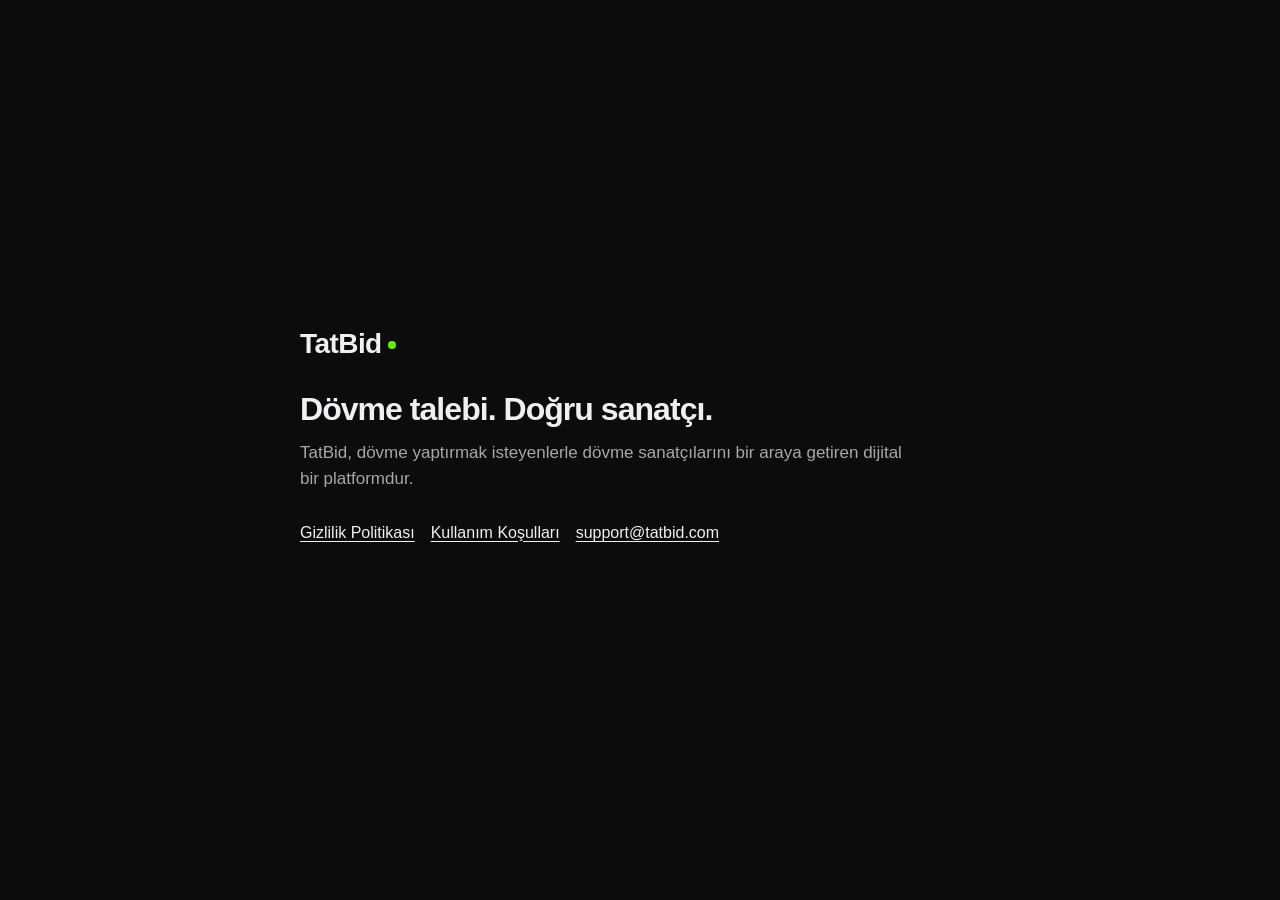
<file: index.html>
<!DOCTYPE html>
<html lang="tr">
  <head>
    <meta charset="utf-8" />
    <meta name="viewport" content="width=device-width, initial-scale=1" />
    <title>TatBid</title>
    <meta
      name="description"
      content="TatBid — dövme yaptırmak isteyenlerle dövme sanatçılarını bir araya getiren platform."
    />
    <link rel="stylesheet" href="/styles.css" />
  </head>
  <body>
    <main class="page page-home">
      <p class="brand">TatBid<span class="dot" aria-hidden="true"></span></p>
      <h1>Dövme talebi. Doğru sanatçı.</h1>
      <p class="lead">
        TatBid, dövme yaptırmak isteyenlerle dövme sanatçılarını bir araya getiren dijital bir
        platformdur.
      </p>
      <nav class="links">
        <a href="/gizlilik-politikasi/">Gizlilik Politikası</a>
        <a href="/kullanim-kosullari/">Kullanım Koşulları</a>
        <a href="mailto:support@tatbid.com">support@tatbid.com</a>
      </nav>
    </main>
  </body>
</html>
</file>
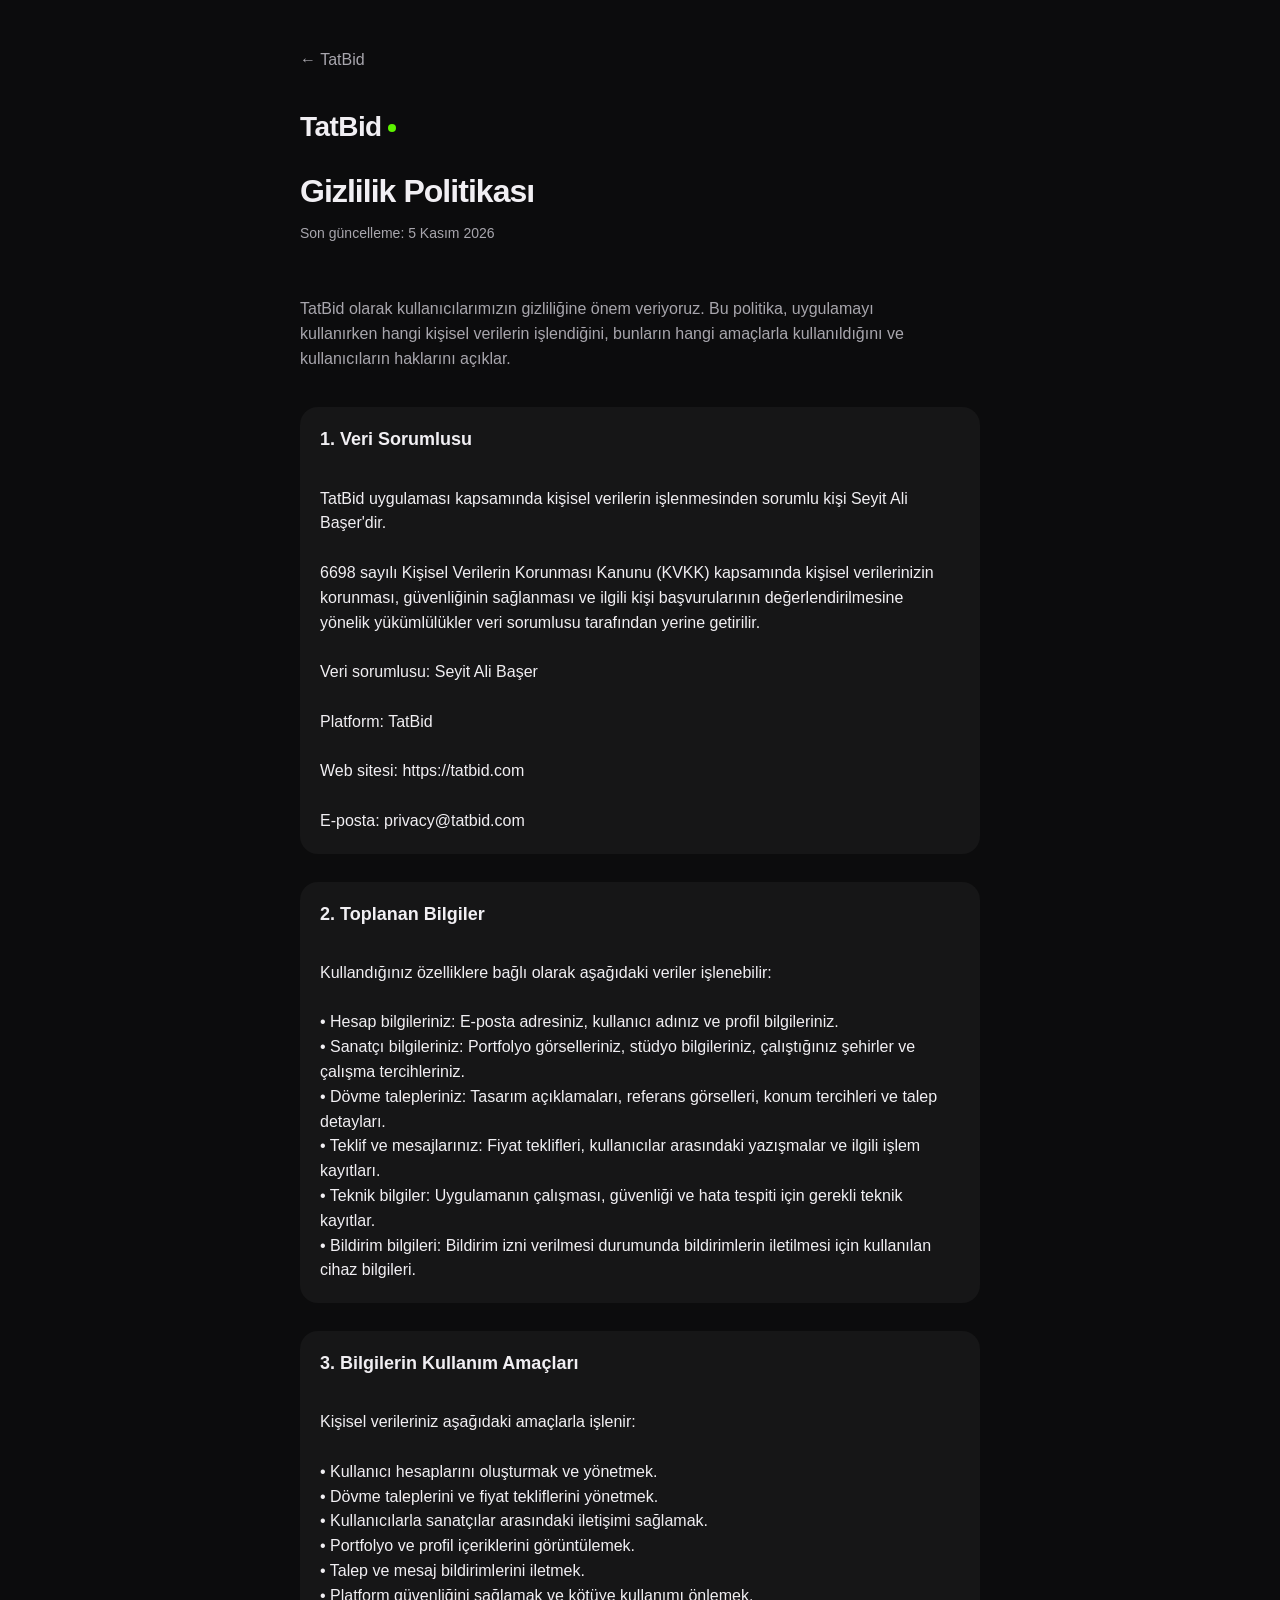
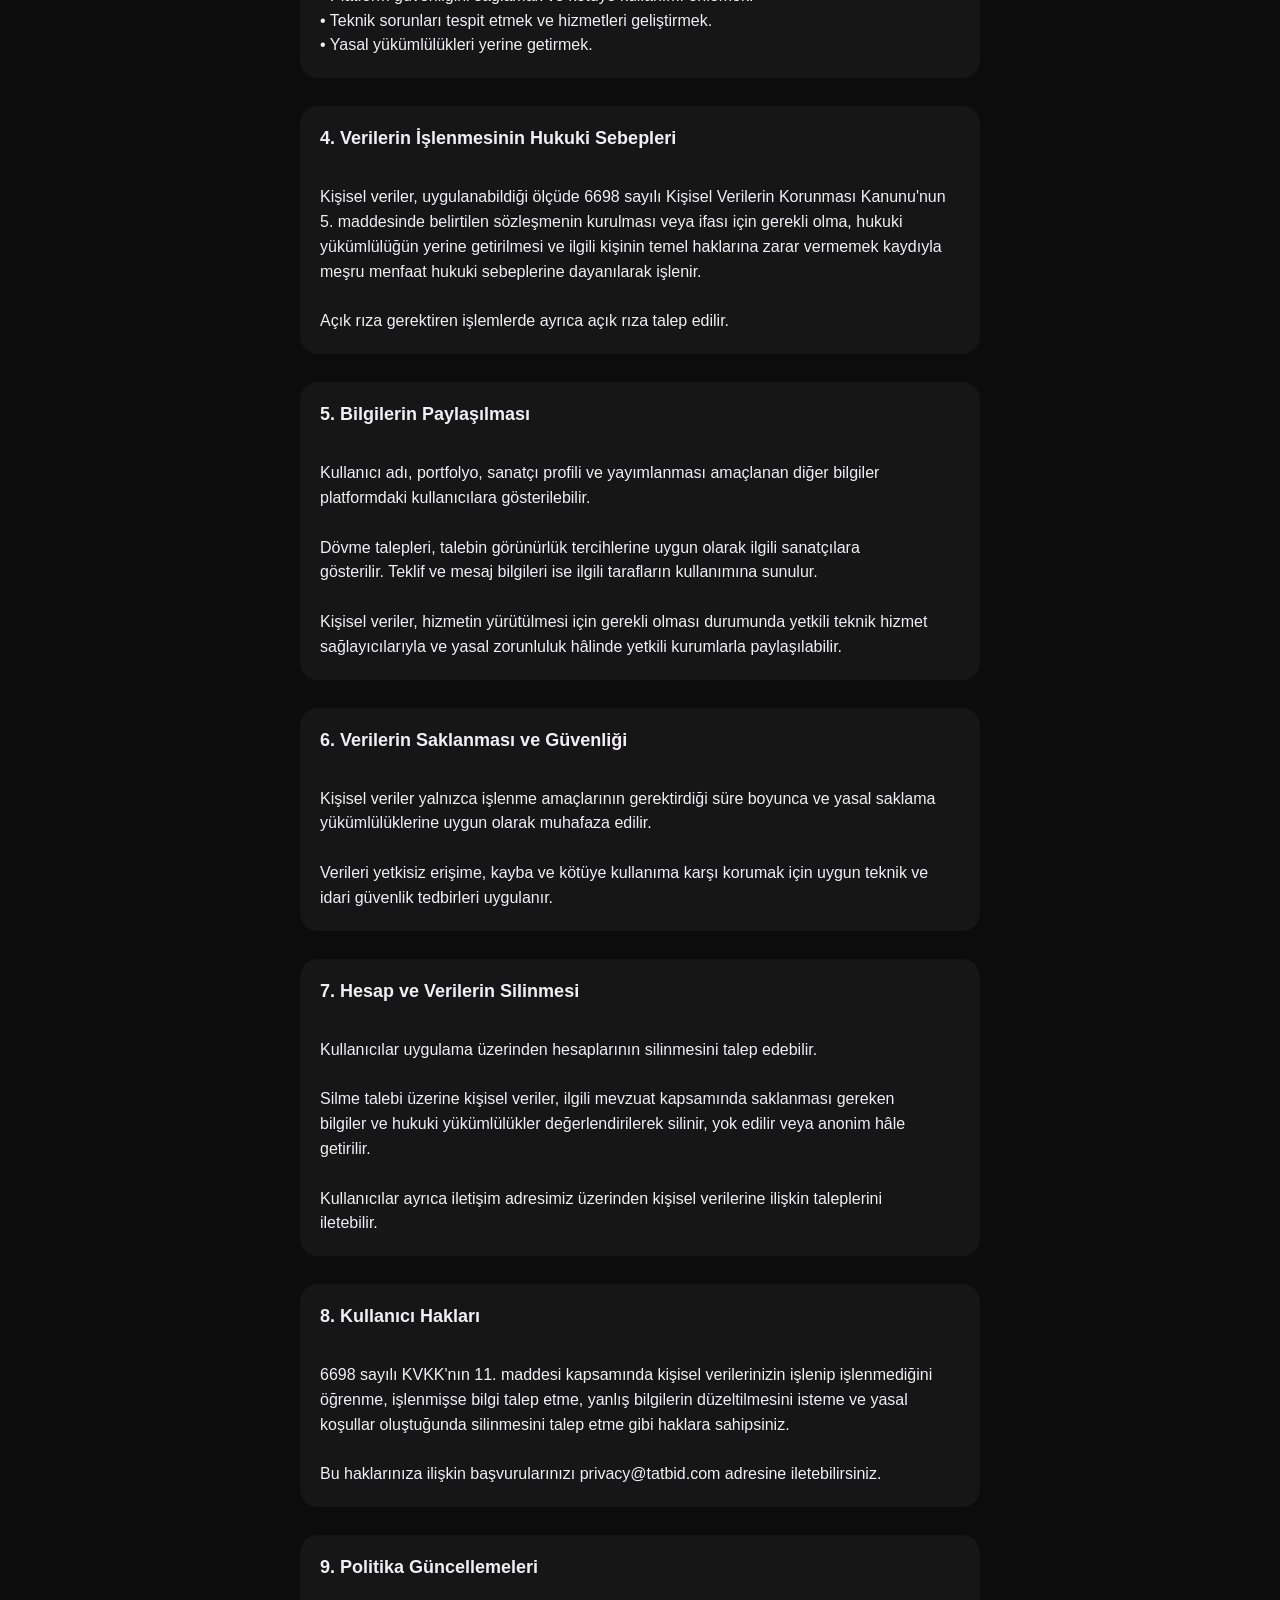
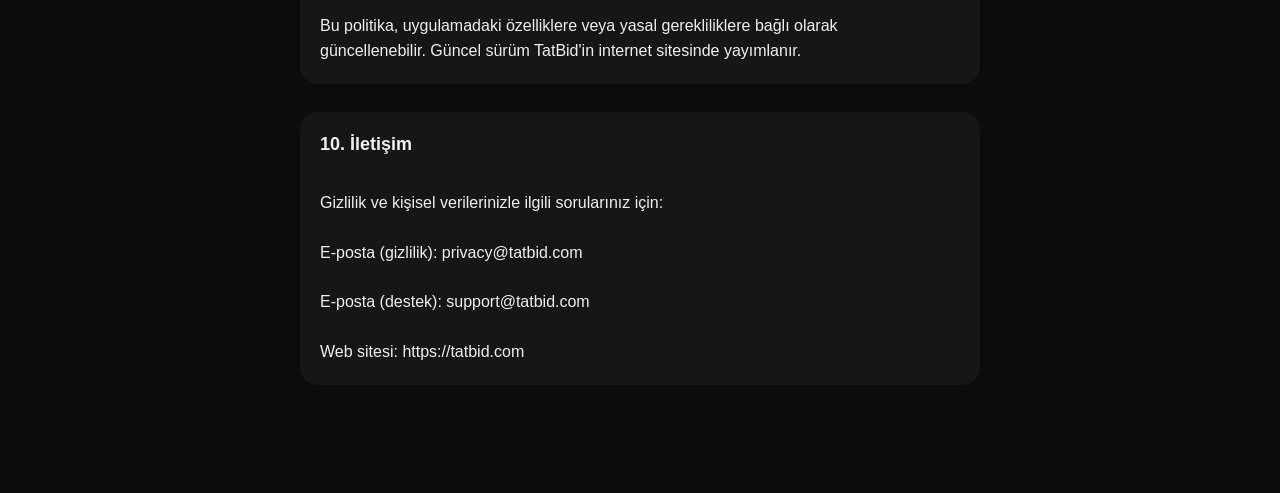
<file: gizlilik-politikasi/index.html>
<!DOCTYPE html>
<html lang="tr">
  <head>
    <meta charset="utf-8" />
    <meta name="viewport" content="width=device-width, initial-scale=1" />
    <title>Gizlilik Politikası — TatBid</title>
    <meta
      name="description"
      content="TatBid Gizlilik Politikası. Kişisel verilerin işlenmesi, KVKK kapsamındaki haklarınız ve iletişim."
    />
    <link rel="stylesheet" href="/styles.css" />
  </head>
  <body>
    <main class="page">
      <nav class="legal-nav">
        <a href="/">← TatBid</a>
      </nav>

      <p class="brand">TatBid<span class="dot" aria-hidden="true"></span></p>
      <h1>Gizlilik Politikası</h1>
      <p class="meta">Son güncelleme: 5 Kasım 2026</p>

      <p class="intro">
        TatBid olarak kullanıcılarımızın gizliliğine önem veriyoruz. Bu politika, uygulamayı
        kullanırken hangi kişisel verilerin işlendiğini, bunların hangi amaçlarla kullanıldığını ve
        kullanıcıların haklarını açıklar.
      </p>

      <section class="section">
        <h2>1. Veri Sorumlusu</h2>
        <p>
          TatBid uygulaması kapsamında kişisel verilerin işlenmesinden sorumlu kişi Seyit Ali
          Başer'dir.

          6698 sayılı Kişisel Verilerin Korunması Kanunu (KVKK) kapsamında kişisel verilerinizin
          korunması, güvenliğinin sağlanması ve ilgili kişi başvurularının değerlendirilmesine
          yönelik yükümlülükler veri sorumlusu tarafından yerine getirilir.

          Veri sorumlusu: Seyit Ali Başer

          Platform: TatBid

          Web sitesi: https://tatbid.com

          E-posta: privacy@tatbid.com
        </p>
      </section>

      <section class="section">
        <h2>2. Toplanan Bilgiler</h2>
        <p>
          Kullandığınız özelliklere bağlı olarak aşağıdaki veriler işlenebilir:

          • Hesap bilgileriniz: E-posta adresiniz, kullanıcı adınız ve profil bilgileriniz.
          • Sanatçı bilgileriniz: Portfolyo görselleriniz, stüdyo bilgileriniz, çalıştığınız şehirler ve çalışma tercihleriniz.
          • Dövme talepleriniz: Tasarım açıklamaları, referans görselleri, konum tercihleri ve talep detayları.
          • Teklif ve mesajlarınız: Fiyat teklifleri, kullanıcılar arasındaki yazışmalar ve ilgili işlem kayıtları.
          • Teknik bilgiler: Uygulamanın çalışması, güvenliği ve hata tespiti için gerekli teknik kayıtlar.
          • Bildirim bilgileri: Bildirim izni verilmesi durumunda bildirimlerin iletilmesi için kullanılan cihaz bilgileri.
        </p>
      </section>

      <section class="section">
        <h2>3. Bilgilerin Kullanım Amaçları</h2>
        <p>
          Kişisel verileriniz aşağıdaki amaçlarla işlenir:

          • Kullanıcı hesaplarını oluşturmak ve yönetmek.
          • Dövme taleplerini ve fiyat tekliflerini yönetmek.
          • Kullanıcılarla sanatçılar arasındaki iletişimi sağlamak.
          • Portfolyo ve profil içeriklerini görüntülemek.
          • Talep ve mesaj bildirimlerini iletmek.
          • Platform güvenliğini sağlamak ve kötüye kullanımı önlemek.
          • Teknik sorunları tespit etmek ve hizmetleri geliştirmek.
          • Yasal yükümlülükleri yerine getirmek.
        </p>
      </section>

      <section class="section">
        <h2>4. Verilerin İşlenmesinin Hukuki Sebepleri</h2>
        <p>
          Kişisel veriler, uygulanabildiği ölçüde 6698 sayılı Kişisel Verilerin Korunması Kanunu'nun
          5. maddesinde belirtilen sözleşmenin kurulması veya ifası için gerekli olma, hukuki
          yükümlülüğün yerine getirilmesi ve ilgili kişinin temel haklarına zarar vermemek kaydıyla
          meşru menfaat hukuki sebeplerine dayanılarak işlenir.

          Açık rıza gerektiren işlemlerde ayrıca açık rıza talep edilir.
        </p>
      </section>

      <section class="section">
        <h2>5. Bilgilerin Paylaşılması</h2>
        <p>
          Kullanıcı adı, portfolyo, sanatçı profili ve yayımlanması amaçlanan diğer bilgiler
          platformdaki kullanıcılara gösterilebilir.

          Dövme talepleri, talebin görünürlük tercihlerine uygun olarak ilgili sanatçılara
          gösterilir. Teklif ve mesaj bilgileri ise ilgili tarafların kullanımına sunulur.

          Kişisel veriler, hizmetin yürütülmesi için gerekli olması durumunda yetkili teknik hizmet
          sağlayıcılarıyla ve yasal zorunluluk hâlinde yetkili kurumlarla paylaşılabilir.
        </p>
      </section>

      <section class="section">
        <h2>6. Verilerin Saklanması ve Güvenliği</h2>
        <p>
          Kişisel veriler yalnızca işlenme amaçlarının gerektirdiği süre boyunca ve yasal saklama
          yükümlülüklerine uygun olarak muhafaza edilir.

          Verileri yetkisiz erişime, kayba ve kötüye kullanıma karşı korumak için uygun teknik ve
          idari güvenlik tedbirleri uygulanır.
        </p>
      </section>

      <section class="section">
        <h2>7. Hesap ve Verilerin Silinmesi</h2>
        <p>
          Kullanıcılar uygulama üzerinden hesaplarının silinmesini talep edebilir.

          Silme talebi üzerine kişisel veriler, ilgili mevzuat kapsamında saklanması gereken
          bilgiler ve hukuki yükümlülükler değerlendirilerek silinir, yok edilir veya anonim hâle
          getirilir.

          Kullanıcılar ayrıca iletişim adresimiz üzerinden kişisel verilerine ilişkin taleplerini
          iletebilir.
        </p>
      </section>

      <section class="section">
        <h2>8. Kullanıcı Hakları</h2>
        <p>
          6698 sayılı KVKK'nın 11. maddesi kapsamında kişisel verilerinizin işlenip işlenmediğini
          öğrenme, işlenmişse bilgi talep etme, yanlış bilgilerin düzeltilmesini isteme ve yasal
          koşullar oluştuğunda silinmesini talep etme gibi haklara sahipsiniz.

          Bu haklarınıza ilişkin başvurularınızı privacy@tatbid.com adresine iletebilirsiniz.
        </p>
      </section>

      <section class="section">
        <h2>9. Politika Güncellemeleri</h2>
        <p>
          Bu politika, uygulamadaki özelliklere veya yasal gerekliliklere bağlı olarak
          güncellenebilir. Güncel sürüm TatBid'in internet sitesinde yayımlanır.
        </p>
      </section>

      <section class="section">
        <h2>10. İletişim</h2>
        <p>
          Gizlilik ve kişisel verilerinizle ilgili sorularınız için:

          E-posta (gizlilik): privacy@tatbid.com

          E-posta (destek): support@tatbid.com

          Web sitesi: https://tatbid.com
        </p>
      </section>
    </main>
  </body>
</html>
</file>
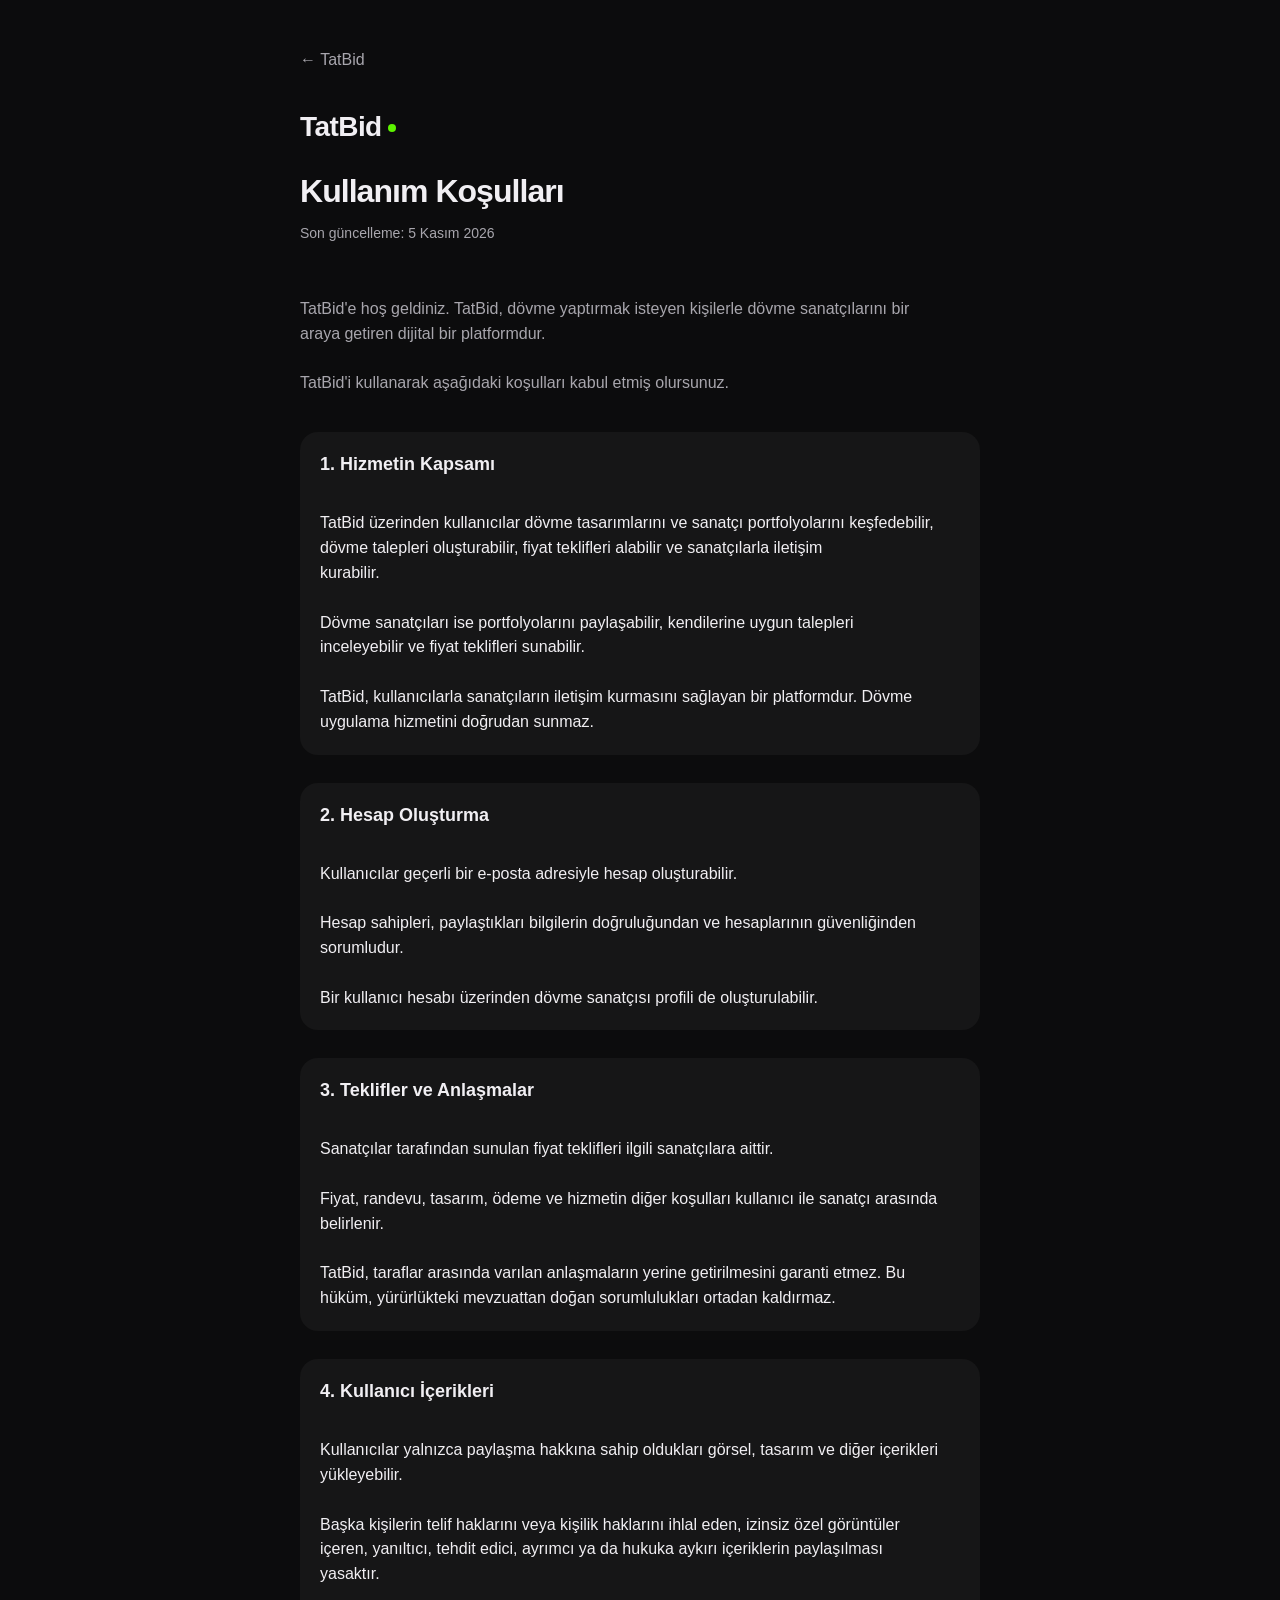
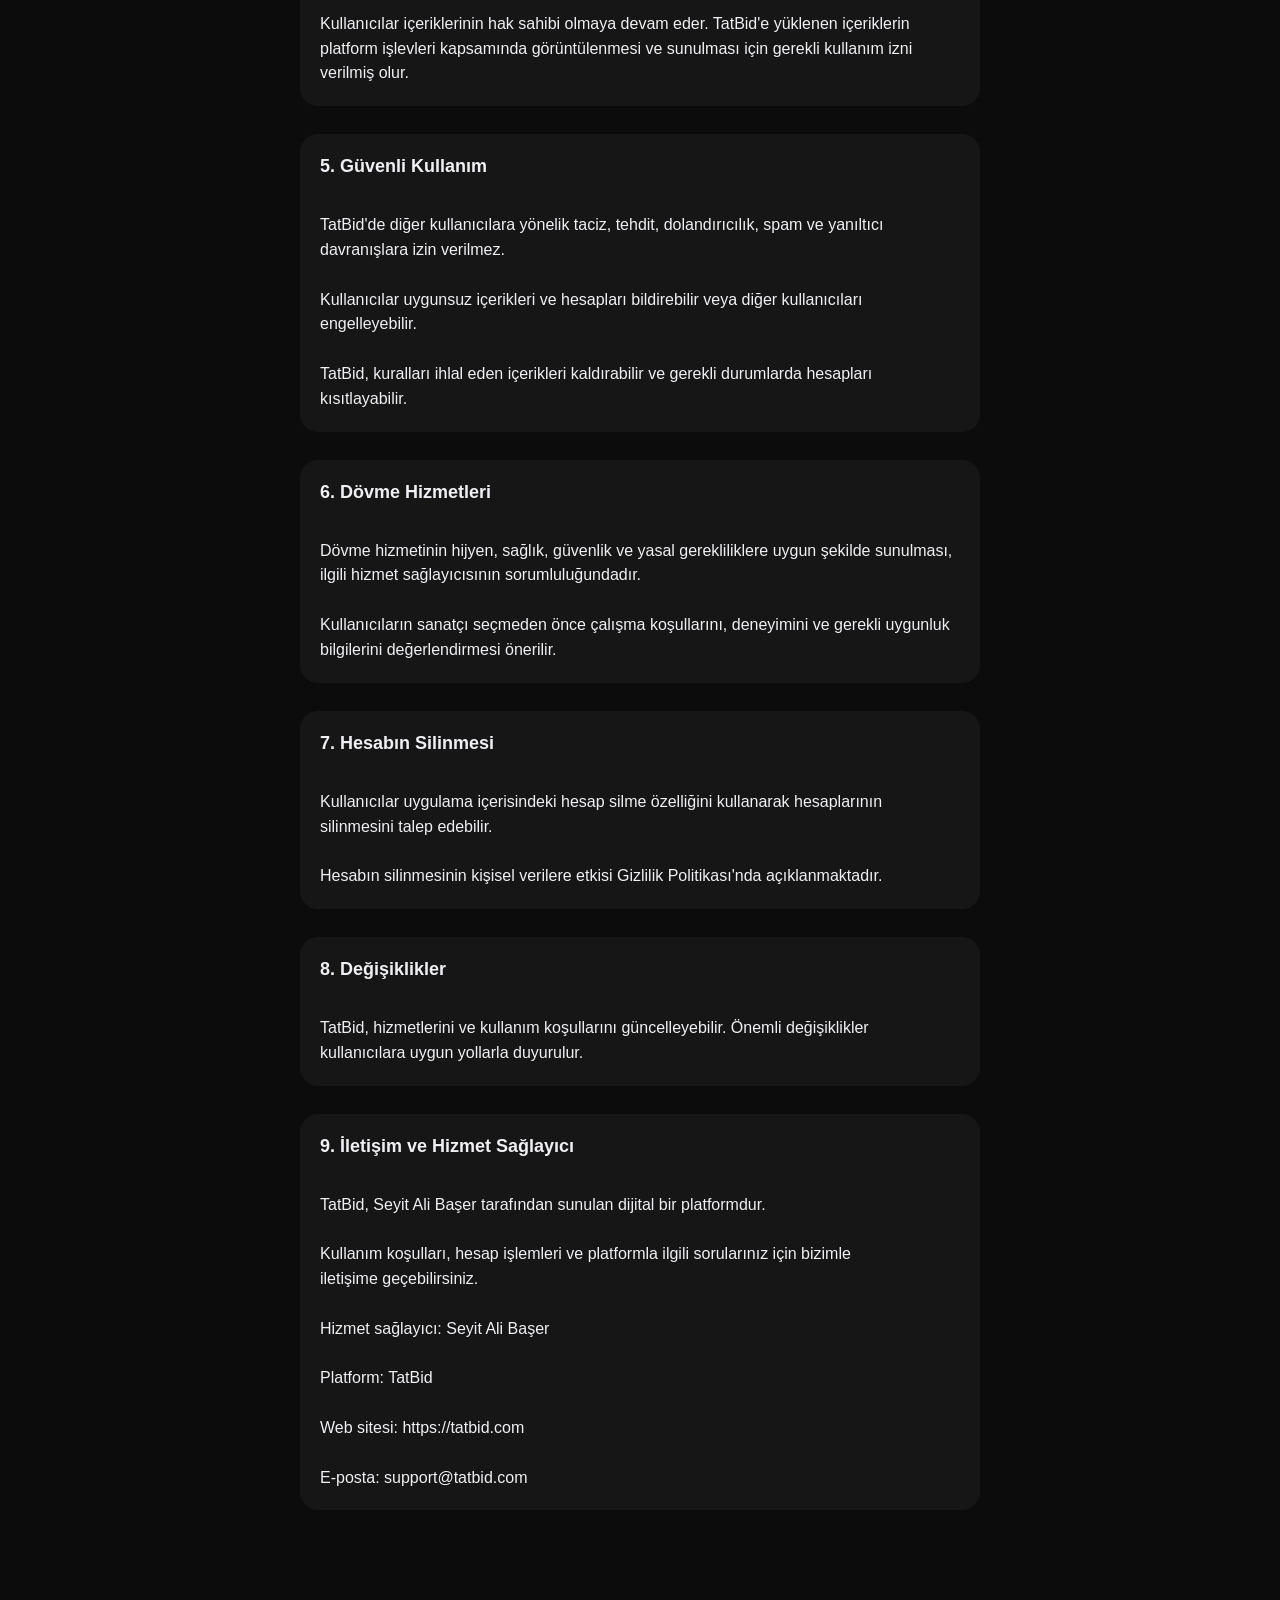
<file: kullanim-kosullari/index.html>
<!DOCTYPE html>
<html lang="tr">
  <head>
    <meta charset="utf-8" />
    <meta name="viewport" content="width=device-width, initial-scale=1" />
    <title>Kullanım Koşulları — TatBid</title>
    <meta
      name="description"
      content="TatBid Kullanım Koşulları. Platform kuralları, hesap, teklifler ve iletişim."
    />
    <link rel="stylesheet" href="/styles.css" />
  </head>
  <body>
    <main class="page">
      <nav class="legal-nav">
        <a href="/">← TatBid</a>
      </nav>

      <p class="brand">TatBid<span class="dot" aria-hidden="true"></span></p>
      <h1>Kullanım Koşulları</h1>
      <p class="meta">Son güncelleme: 5 Kasım 2026</p>

      <p class="intro">
        TatBid'e hoş geldiniz. TatBid, dövme yaptırmak isteyen kişilerle dövme sanatçılarını bir
        araya getiren dijital bir platformdur.

        TatBid'i kullanarak aşağıdaki koşulları kabul etmiş olursunuz.
      </p>

      <section class="section">
        <h2>1. Hizmetin Kapsamı</h2>
        <p>
          TatBid üzerinden kullanıcılar dövme tasarımlarını ve sanatçı portfolyolarını keşfedebilir,
          dövme talepleri oluşturabilir, fiyat teklifleri alabilir ve sanatçılarla iletişim
          kurabilir.

          Dövme sanatçıları ise portfolyolarını paylaşabilir, kendilerine uygun talepleri
          inceleyebilir ve fiyat teklifleri sunabilir.

          TatBid, kullanıcılarla sanatçıların iletişim kurmasını sağlayan bir platformdur. Dövme
          uygulama hizmetini doğrudan sunmaz.
        </p>
      </section>

      <section class="section">
        <h2>2. Hesap Oluşturma</h2>
        <p>
          Kullanıcılar geçerli bir e-posta adresiyle hesap oluşturabilir.

          Hesap sahipleri, paylaştıkları bilgilerin doğruluğundan ve hesaplarının güvenliğinden
          sorumludur.

          Bir kullanıcı hesabı üzerinden dövme sanatçısı profili de oluşturulabilir.
        </p>
      </section>

      <section class="section">
        <h2>3. Teklifler ve Anlaşmalar</h2>
        <p>
          Sanatçılar tarafından sunulan fiyat teklifleri ilgili sanatçılara aittir.

          Fiyat, randevu, tasarım, ödeme ve hizmetin diğer koşulları kullanıcı ile sanatçı arasında
          belirlenir.

          TatBid, taraflar arasında varılan anlaşmaların yerine getirilmesini garanti etmez. Bu
          hüküm, yürürlükteki mevzuattan doğan sorumlulukları ortadan kaldırmaz.
        </p>
      </section>

      <section class="section">
        <h2>4. Kullanıcı İçerikleri</h2>
        <p>
          Kullanıcılar yalnızca paylaşma hakkına sahip oldukları görsel, tasarım ve diğer içerikleri
          yükleyebilir.

          Başka kişilerin telif haklarını veya kişilik haklarını ihlal eden, izinsiz özel görüntüler
          içeren, yanıltıcı, tehdit edici, ayrımcı ya da hukuka aykırı içeriklerin paylaşılması
          yasaktır.

          Kullanıcılar içeriklerinin hak sahibi olmaya devam eder. TatBid'e yüklenen içeriklerin
          platform işlevleri kapsamında görüntülenmesi ve sunulması için gerekli kullanım izni
          verilmiş olur.
        </p>
      </section>

      <section class="section">
        <h2>5. Güvenli Kullanım</h2>
        <p>
          TatBid'de diğer kullanıcılara yönelik taciz, tehdit, dolandırıcılık, spam ve yanıltıcı
          davranışlara izin verilmez.

          Kullanıcılar uygunsuz içerikleri ve hesapları bildirebilir veya diğer kullanıcıları
          engelleyebilir.

          TatBid, kuralları ihlal eden içerikleri kaldırabilir ve gerekli durumlarda hesapları
          kısıtlayabilir.
        </p>
      </section>

      <section class="section">
        <h2>6. Dövme Hizmetleri</h2>
        <p>
          Dövme hizmetinin hijyen, sağlık, güvenlik ve yasal gerekliliklere uygun şekilde sunulması,
          ilgili hizmet sağlayıcısının sorumluluğundadır.

          Kullanıcıların sanatçı seçmeden önce çalışma koşullarını, deneyimini ve gerekli uygunluk
          bilgilerini değerlendirmesi önerilir.
        </p>
      </section>

      <section class="section">
        <h2>7. Hesabın Silinmesi</h2>
        <p>
          Kullanıcılar uygulama içerisindeki hesap silme özelliğini kullanarak hesaplarının
          silinmesini talep edebilir.

          Hesabın silinmesinin kişisel verilere etkisi Gizlilik Politikası'nda açıklanmaktadır.
        </p>
      </section>

      <section class="section">
        <h2>8. Değişiklikler</h2>
        <p>
          TatBid, hizmetlerini ve kullanım koşullarını güncelleyebilir. Önemli değişiklikler
          kullanıcılara uygun yollarla duyurulur.
        </p>
      </section>

      <section class="section">
        <h2>9. İletişim ve Hizmet Sağlayıcı</h2>
        <p>
          TatBid, Seyit Ali Başer tarafından sunulan dijital bir platformdur.

          Kullanım koşulları, hesap işlemleri ve platformla ilgili sorularınız için bizimle
          iletişime geçebilirsiniz.

          Hizmet sağlayıcı: Seyit Ali Başer

          Platform: TatBid

          Web sitesi: https://tatbid.com

          E-posta: support@tatbid.com
        </p>
      </section>
    </main>
  </body>
</html>
</file>
<file: styles.css>
:root {
  color-scheme: dark;
  --bg: #0c0c0d;
  --text: #f1eff3;
  --muted: #a8a6ad;
  --mark: #5df300;
  --surface: #161617;
  --max: 720px;
}

* {
  box-sizing: border-box;
}

html,
body {
  margin: 0;
  min-height: 100%;
  background: var(--bg);
  color: var(--text);
  font-family:
    -apple-system,
    BlinkMacSystemFont,
    'Segoe UI',
    sans-serif;
  line-height: 1.55;
}

a {
  color: var(--text);
  text-underline-offset: 3px;
}

a:hover {
  color: var(--mark);
}

.page {
  max-width: var(--max);
  margin: 0 auto;
  padding: 48px 20px 80px;
}

.page-home {
  min-height: 100vh;
  display: flex;
  flex-direction: column;
  justify-content: center;
}

.brand {
  margin: 0 0 24px;
  font-size: 28px;
  font-weight: 700;
  letter-spacing: -0.02em;
}

.dot {
  display: inline-block;
  width: 8px;
  height: 8px;
  margin-left: 6px;
  border-radius: 50%;
  background: var(--mark);
  vertical-align: 4px;
}

h1 {
  margin: 0 0 12px;
  font-size: 32px;
  line-height: 1.2;
  letter-spacing: -0.03em;
}

.lead {
  margin: 0 0 28px;
  max-width: 36em;
  color: var(--muted);
  font-size: 17px;
}

.links {
  display: flex;
  flex-wrap: wrap;
  gap: 16px;
}

.legal-nav {
  margin-bottom: 32px;
}

.legal-nav a {
  color: var(--muted);
  text-decoration: none;
}

.legal-nav a:hover {
  color: var(--text);
}

.meta {
  margin: 8px 0 28px;
  color: var(--muted);
  font-size: 14px;
}

.intro,
.section p {
  white-space: pre-line;
  color: var(--text);
  font-size: 16px;
}

.intro {
  margin: 0 0 36px;
  color: var(--muted);
}

.section {
  margin: 0 0 28px;
  padding: 20px;
  border-radius: 18px;
  background: var(--surface);
}

.section h2 {
  margin: 0 0 10px;
  font-size: 18px;
  line-height: 1.35;
}

.section p {
  margin: 0;
}
</file>
